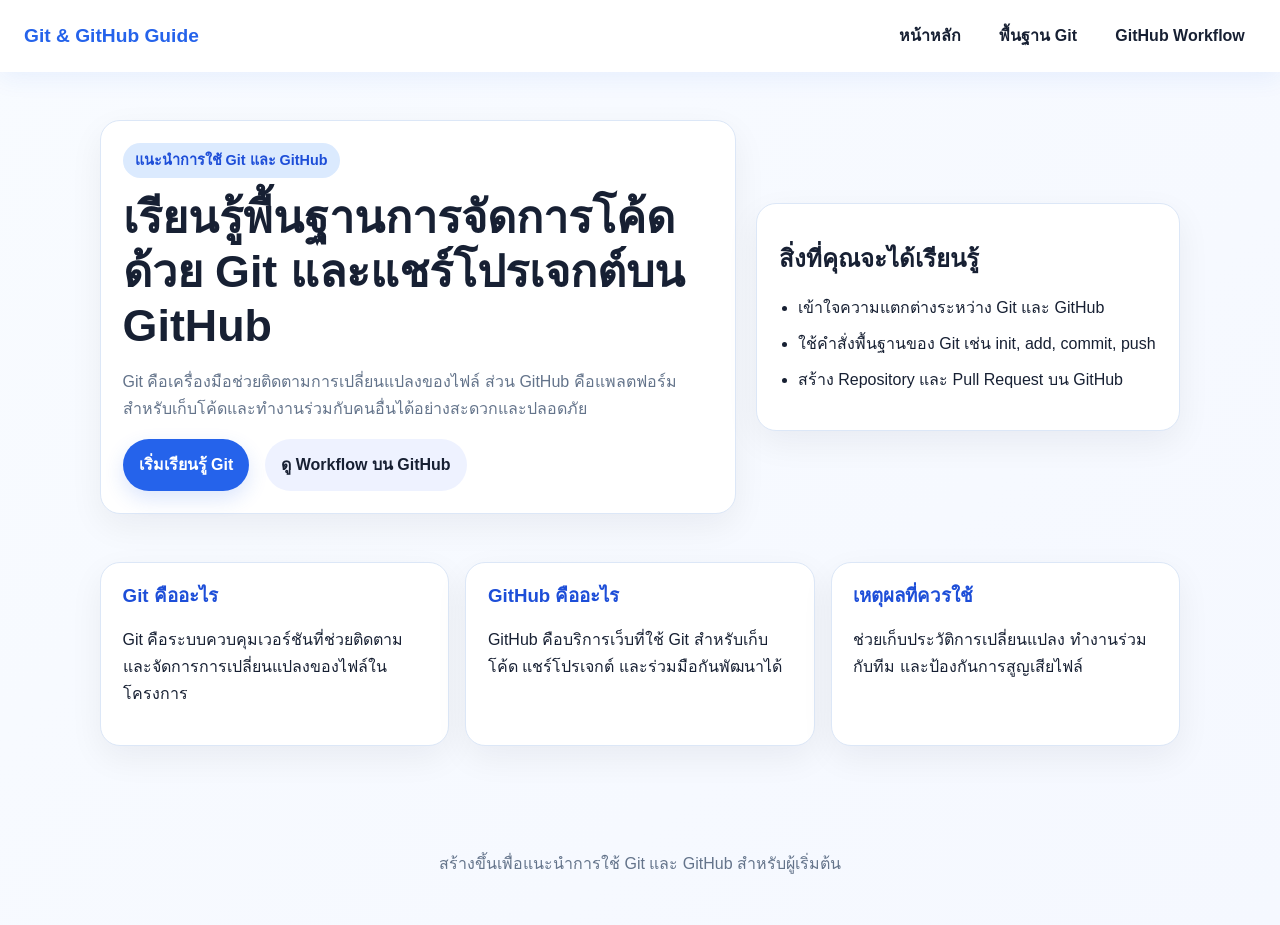
<file: Index.html>
<!DOCTYPE html>
<html lang="th">
<head>
  <meta charset="UTF-8" />
  <meta name="viewport" content="width=device-width, initial-scale=1.0" />
  <title>Git และ GitHub สำหรับผู้เริ่มต้น</title>
  <link rel="stylesheet" href="CSS/style.css" />
</head>
<body>
  <div id="header"></div>

  <main class="page">
    <section class="hero">
      <div class="hero-card">
        <span class="eyebrow">แนะนำการใช้ Git และ GitHub</span>
        <h1>เรียนรู้พื้นฐานการจัดการโค้ดด้วย Git และแชร์โปรเจกต์บน GitHub</h1>
        <p>Git คือเครื่องมือช่วยติดตามการเปลี่ยนแปลงของไฟล์ ส่วน GitHub คือแพลตฟอร์มสำหรับเก็บโค้ดและทำงานร่วมกับคนอื่นได้อย่างสะดวกและปลอดภัย</p>
        <div class="hero-actions">
          <a class="btn btn-primary" href="P1.html">เริ่มเรียนรู้ Git</a>
          <a class="btn btn-secondary" href="P2.html">ดู Workflow บน GitHub</a>
        </div>
      </div>
      <div class="card">
        <h2>สิ่งที่คุณจะได้เรียนรู้</h2>
        <ul class="step-list">
          <li>เข้าใจความแตกต่างระหว่าง Git และ GitHub</li>
          <li>ใช้คำสั่งพื้นฐานของ Git เช่น init, add, commit, push</li>
          <li>สร้าง Repository และ Pull Request บน GitHub</li>
        </ul>
      </div>
    </section>

    <section class="grid">
      <article class="card">
        <h3>Git คืออะไร</h3>
        <p>Git คือระบบควบคุมเวอร์ชันที่ช่วยติดตามและจัดการการเปลี่ยนแปลงของไฟล์ในโครงการ</p>
      </article>
      <article class="card">
        <h3>GitHub คืออะไร</h3>
        <p>GitHub คือบริการเว็บที่ใช้ Git สำหรับเก็บโค้ด แชร์โปรเจกต์ และร่วมมือกันพัฒนาได้</p>
      </article>
      <article class="card">
        <h3>เหตุผลที่ควรใช้</h3>
        <p>ช่วยเก็บประวัติการเปลี่ยนแปลง ทำงานร่วมกับทีม และป้องกันการสูญเสียไฟล์</p>
      </article>
    </section>
  </main>

  <div id="footer"></div>
  <script src="JS/main.js"></script>
  <script>
    fetch('header.html').then((res) => res.text()).then((html) => {
      document.getElementById('header').innerHTML = html;
    });
    fetch('footer.html').then((res) => res.text()).then((html) => {
      document.getElementById('footer').innerHTML = html;
    });
  </script>
</body>
</html>
</file>
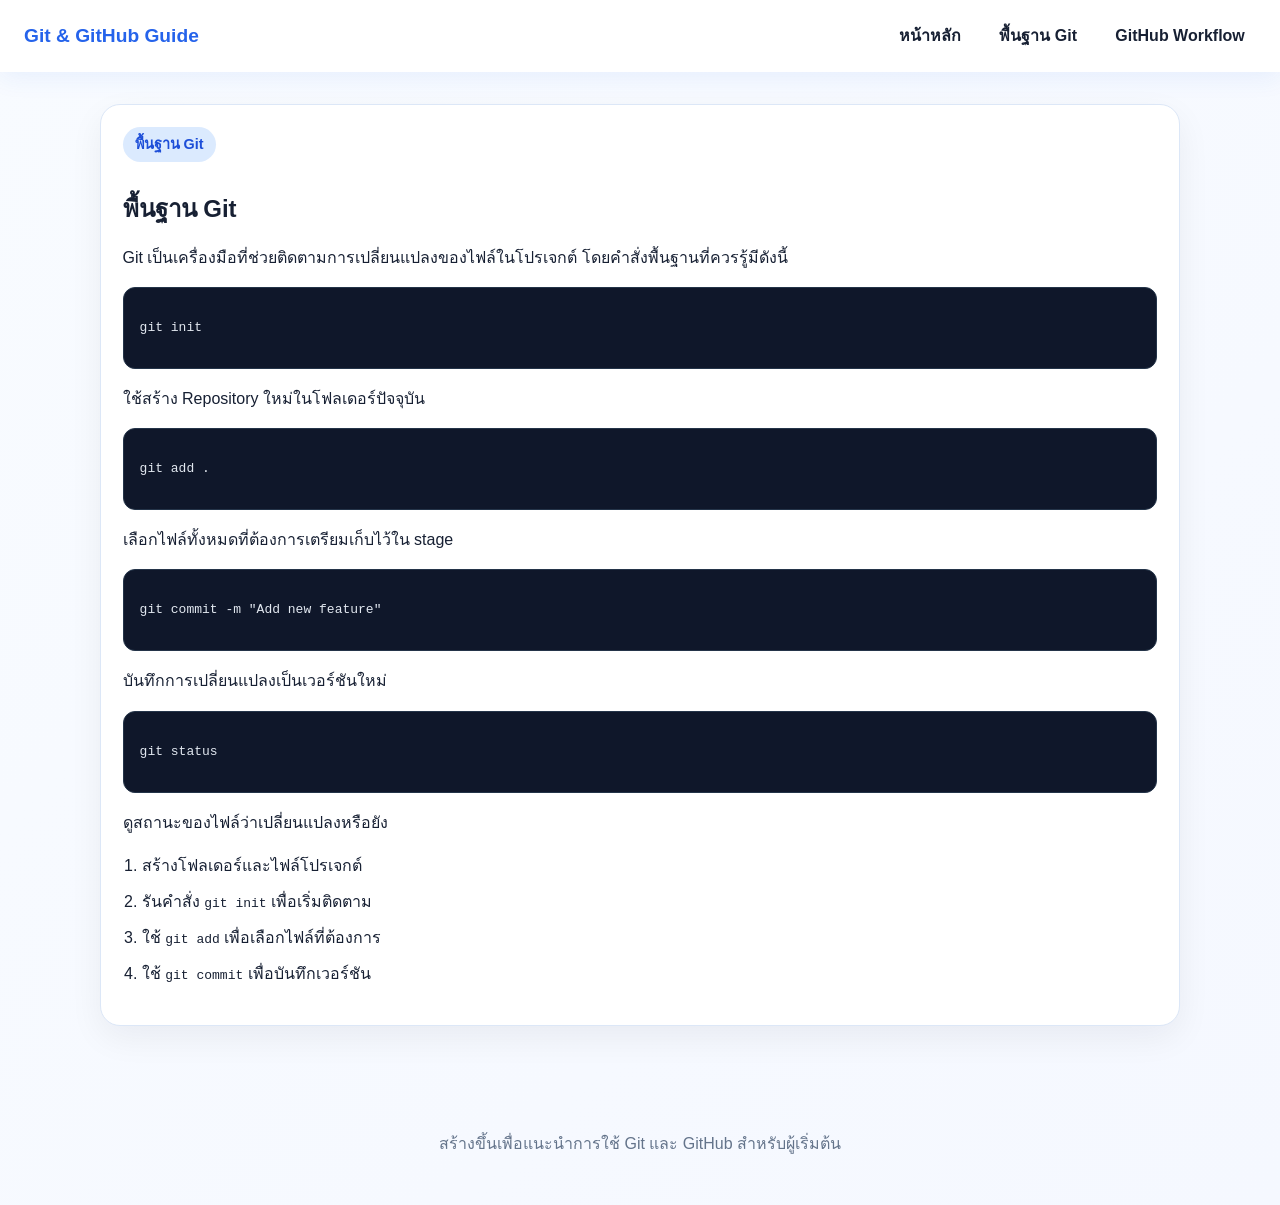
<file: P1.html>
<!DOCTYPE html>
<html lang="th">
<head>
  <meta charset="UTF-8" />
  <meta name="viewport" content="width=device-width, initial-scale=1.0" />
  <title>พื้นฐาน Git</title>
  <link rel="stylesheet" href="CSS/style.css" />
</head>
<body>
  <div id="header"></div>

  <main class="page">
    <section class="card">
      <span class="eyebrow">พื้นฐาน Git</span>
      <h1>พื้นฐาน Git</h1>
      <p>Git เป็นเครื่องมือที่ช่วยติดตามการเปลี่ยนแปลงของไฟล์ในโปรเจกต์ โดยคำสั่งพื้นฐานที่ควรรู้มีดังนี้</p>

      <div class="code-block">
        <pre>git init</pre>
      </div>
      <p>ใช้สร้าง Repository ใหม่ในโฟลเดอร์ปัจจุบัน</p>

      <div class="code-block">
        <pre>git add .</pre>
      </div>
      <p>เลือกไฟล์ทั้งหมดที่ต้องการเตรียมเก็บไว้ใน stage</p>

      <div class="code-block">
        <pre>git commit -m "Add new feature"</pre>
      </div>
      <p>บันทึกการเปลี่ยนแปลงเป็นเวอร์ชันใหม่</p>

      <div class="code-block">
        <pre>git status</pre>
      </div>
      <p>ดูสถานะของไฟล์ว่าเปลี่ยนแปลงหรือยัง</p>

      <ol class="step-list">
        <li>สร้างโฟลเดอร์และไฟล์โปรเจกต์</li>
        <li>รันคำสั่ง <code>git init</code> เพื่อเริ่มติดตาม</li>
        <li>ใช้ <code>git add</code> เพื่อเลือกไฟล์ที่ต้องการ</li>
        <li>ใช้ <code>git commit</code> เพื่อบันทึกเวอร์ชัน</li>
      </ol>
    </section>
  </main>

  <div id="footer"></div>
  <script src="JS/main.js"></script>
  <script>
    fetch('header.html').then((res) => res.text()).then((html) => {
      document.getElementById('header').innerHTML = html;
    });
    fetch('footer.html').then((res) => res.text()).then((html) => {
      document.getElementById('footer').innerHTML = html;
    });
  </script>
</body>
</html>
</file>
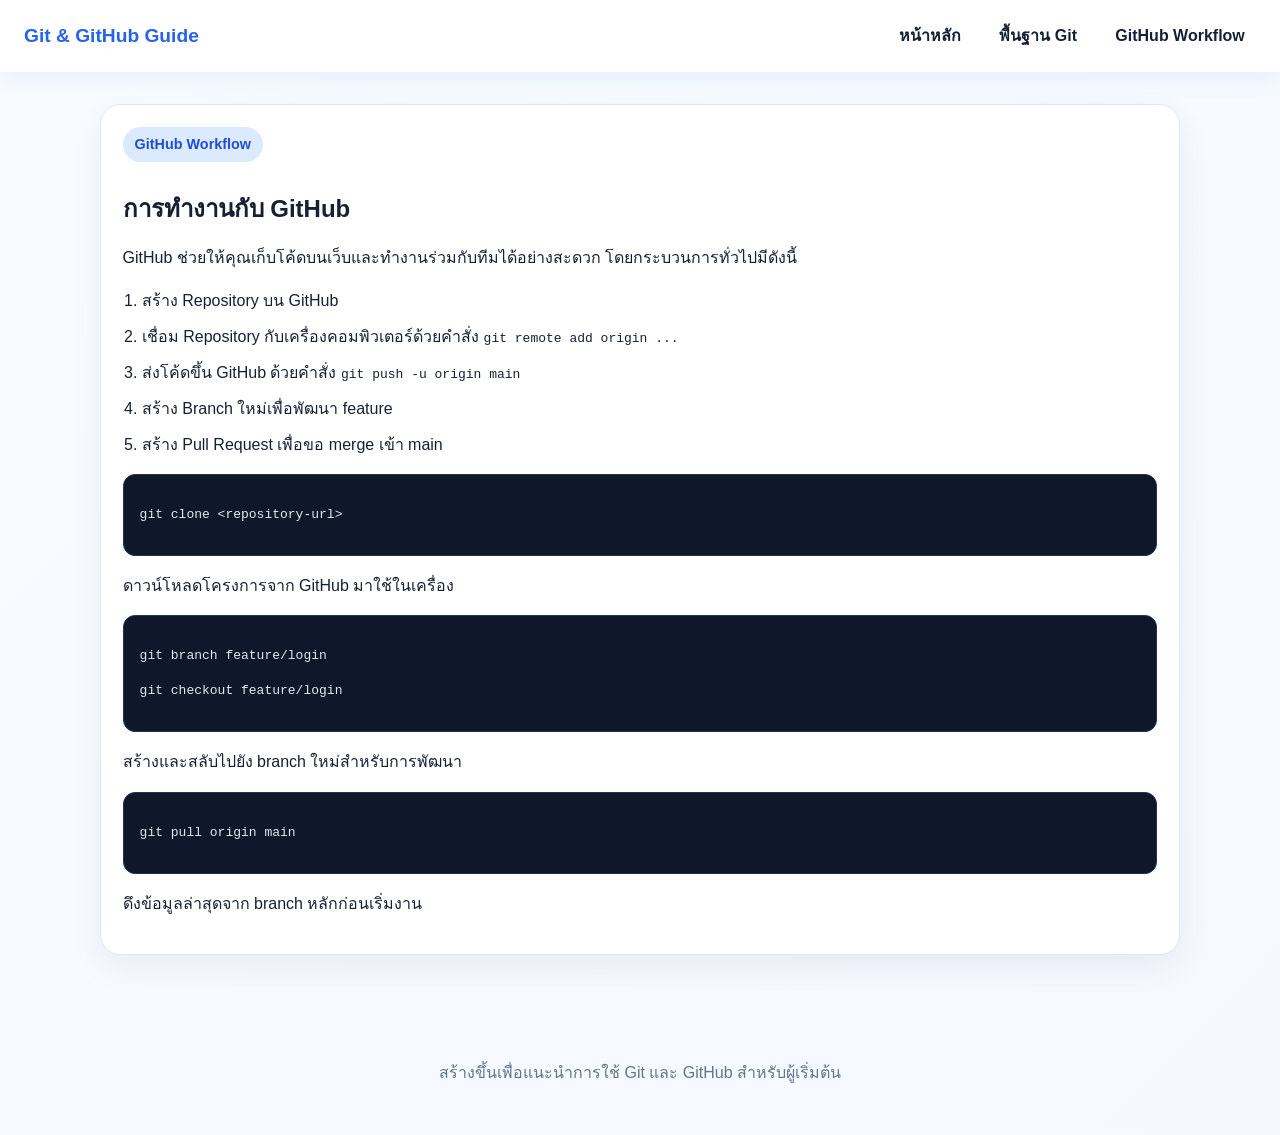
<file: P2.html>
<!DOCTYPE html>
<html lang="th">
<head>
  <meta charset="UTF-8" />
  <meta name="viewport" content="width=device-width, initial-scale=1.0" />
  <title>GitHub Workflow</title>
  <link rel="stylesheet" href="CSS/style.css" />
</head>
<body>
  <div id="header"></div>

  <main class="page">
    <section class="card">
      <span class="eyebrow">GitHub Workflow</span>
      <h1>การทำงานกับ GitHub</h1>
      <p>GitHub ช่วยให้คุณเก็บโค้ดบนเว็บและทำงานร่วมกับทีมได้อย่างสะดวก โดยกระบวนการทั่วไปมีดังนี้</p>

      <ol class="step-list">
        <li>สร้าง Repository บน GitHub</li>
        <li>เชื่อม Repository กับเครื่องคอมพิวเตอร์ด้วยคำสั่ง <code>git remote add origin ...</code></li>
        <li>ส่งโค้ดขึ้น GitHub ด้วยคำสั่ง <code>git push -u origin main</code></li>
        <li>สร้าง Branch ใหม่เพื่อพัฒนา feature</li>
        <li>สร้าง Pull Request เพื่อขอ merge เข้า main</li>
      </ol>

      <div class="code-block">
        <pre>git clone &lt;repository-url&gt;</pre>
      </div>
      <p>ดาวน์โหลดโครงการจาก GitHub มาใช้ในเครื่อง</p>

      <div class="code-block">
        <pre>git branch feature/login</pre>
        <pre>git checkout feature/login</pre>
      </div>
      <p>สร้างและสลับไปยัง branch ใหม่สำหรับการพัฒนา</p>

      <div class="code-block">
        <pre>git pull origin main</pre>
      </div>
      <p>ดึงข้อมูลล่าสุดจาก branch หลักก่อนเริ่มงาน</p>
    </section>
  </main>

  <div id="footer"></div>
  <script src="JS/main.js"></script>
  <script>
    fetch('header.html').then((res) => res.text()).then((html) => {
      document.getElementById('header').innerHTML = html;
    });
    fetch('footer.html').then((res) => res.text()).then((html) => {
      document.getElementById('footer').innerHTML = html;
    });
  </script>
</body>
</html>
</file>
<file: CSS/style.css>
:root {
  color-scheme: light;
  --bg: #f5f8ff;
  --card: #ffffff;
  --text: #172033;
  --muted: #64748b;
  --accent: #2563eb;
  --accent-dark: #1d4ed8;
  --accent-soft: #dbeafe;
  --border: #dce7f7;
}

* {
  box-sizing: border-box;
}

body {
  margin: 0;
  font-family: 'Segoe UI', Tahoma, Geneva, Verdana, sans-serif;
  background: linear-gradient(135deg, #f8fbff 0%, var(--bg) 100%);
  color: var(--text);
  line-height: 1.7;
}

img {
  max-width: 100%;
}

.navbar {
  display: flex;
  justify-content: space-between;
  align-items: center;
  padding: 1rem 1.5rem;
  background: rgba(255, 255, 255, 0.96);
  backdrop-filter: blur(10px);
  box-shadow: 0 6px 24px rgba(37, 99, 235, 0.08);
  position: sticky;
  top: 0;
  z-index: 10;
}

.brand {
  font-size: 1.2rem;
  font-weight: 800;
  color: var(--accent);
  text-decoration: none;
}

.nav-links {
  display: flex;
  gap: 1rem;
  flex-wrap: wrap;
}

.nav-links a {
  text-decoration: none;
  color: var(--text);
  font-weight: 700;
  padding: 0.4rem 0.7rem;
  border-radius: 999px;
  transition: background 0.2s ease, color 0.2s ease;
}

.nav-links a:hover,
.nav-links a.active {
  background: var(--accent-soft);
  color: var(--accent);
}

.page {
  max-width: 1120px;
  margin: 0 auto;
  padding: 2rem 1.25rem 4rem;
}

.hero {
  display: grid;
  grid-template-columns: 1.35fr 0.9fr;
  gap: 1.25rem;
  align-items: center;
  padding: 1rem 0 2rem;
}

.hero-card,
.card {
  background: var(--card);
  border: 1px solid var(--border);
  border-radius: 20px;
  padding: 1.35rem;
  box-shadow: 0 12px 34px rgba(15, 23, 42, 0.06);
}

.eyebrow {
  display: inline-block;
  padding: 0.35rem 0.75rem;
  border-radius: 999px;
  background: var(--accent-soft);
  color: var(--accent-dark);
  font-size: 0.9rem;
  font-weight: 700;
  margin-bottom: 0.8rem;
}

h1, h2, h3 {
  line-height: 1.2;
}

.hero h1 {
  font-size: clamp(1.9rem, 3.8vw, 2.8rem);
  margin: 0 0 0.75rem;
}

.hero p {
  color: var(--muted);
}

.hero-actions {
  display: flex;
  gap: 1rem;
  flex-wrap: wrap;
  margin-top: 1rem;
}

.btn {
  display: inline-block;
  padding: 0.8rem 1rem;
  border-radius: 999px;
  text-decoration: none;
  font-weight: 700;
  transition: transform 0.2s ease, box-shadow 0.2s ease;
}

.btn:hover {
  transform: translateY(-1px);
}

.btn-primary {
  background: var(--accent);
  color: #fff;
  box-shadow: 0 8px 20px rgba(37, 99, 235, 0.16);
}

.btn-secondary {
  background: #eef2ff;
  color: var(--text);
}

.grid {
  display: grid;
  grid-template-columns: repeat(3, minmax(0, 1fr));
  gap: 1rem;
  margin-top: 1rem;
}

.grid .card h3 {
  margin-top: 0;
  color: var(--accent-dark);
}

.code-block {
  background: #0f172a;
  color: #e2e8f0;
  padding: 1rem;
  border-radius: 12px;
  overflow-x: auto;
  margin: 0.75rem 0;
  border: 1px solid #243449;
}

.step-list {
  padding-left: 1.2rem;
}

.step-list li {
  margin-bottom: 0.55rem;
}

.footer {
  text-align: center;
  padding: 1.5rem 1rem 2rem;
  color: var(--muted);
}

@media (max-width: 800px) {
  .navbar {
    flex-direction: column;
    align-items: flex-start;
    gap: 0.6rem;
  }

  .hero {
    grid-template-columns: 1fr;
  }

  .grid {
    grid-template-columns: 1fr;
  }
}
</file>
